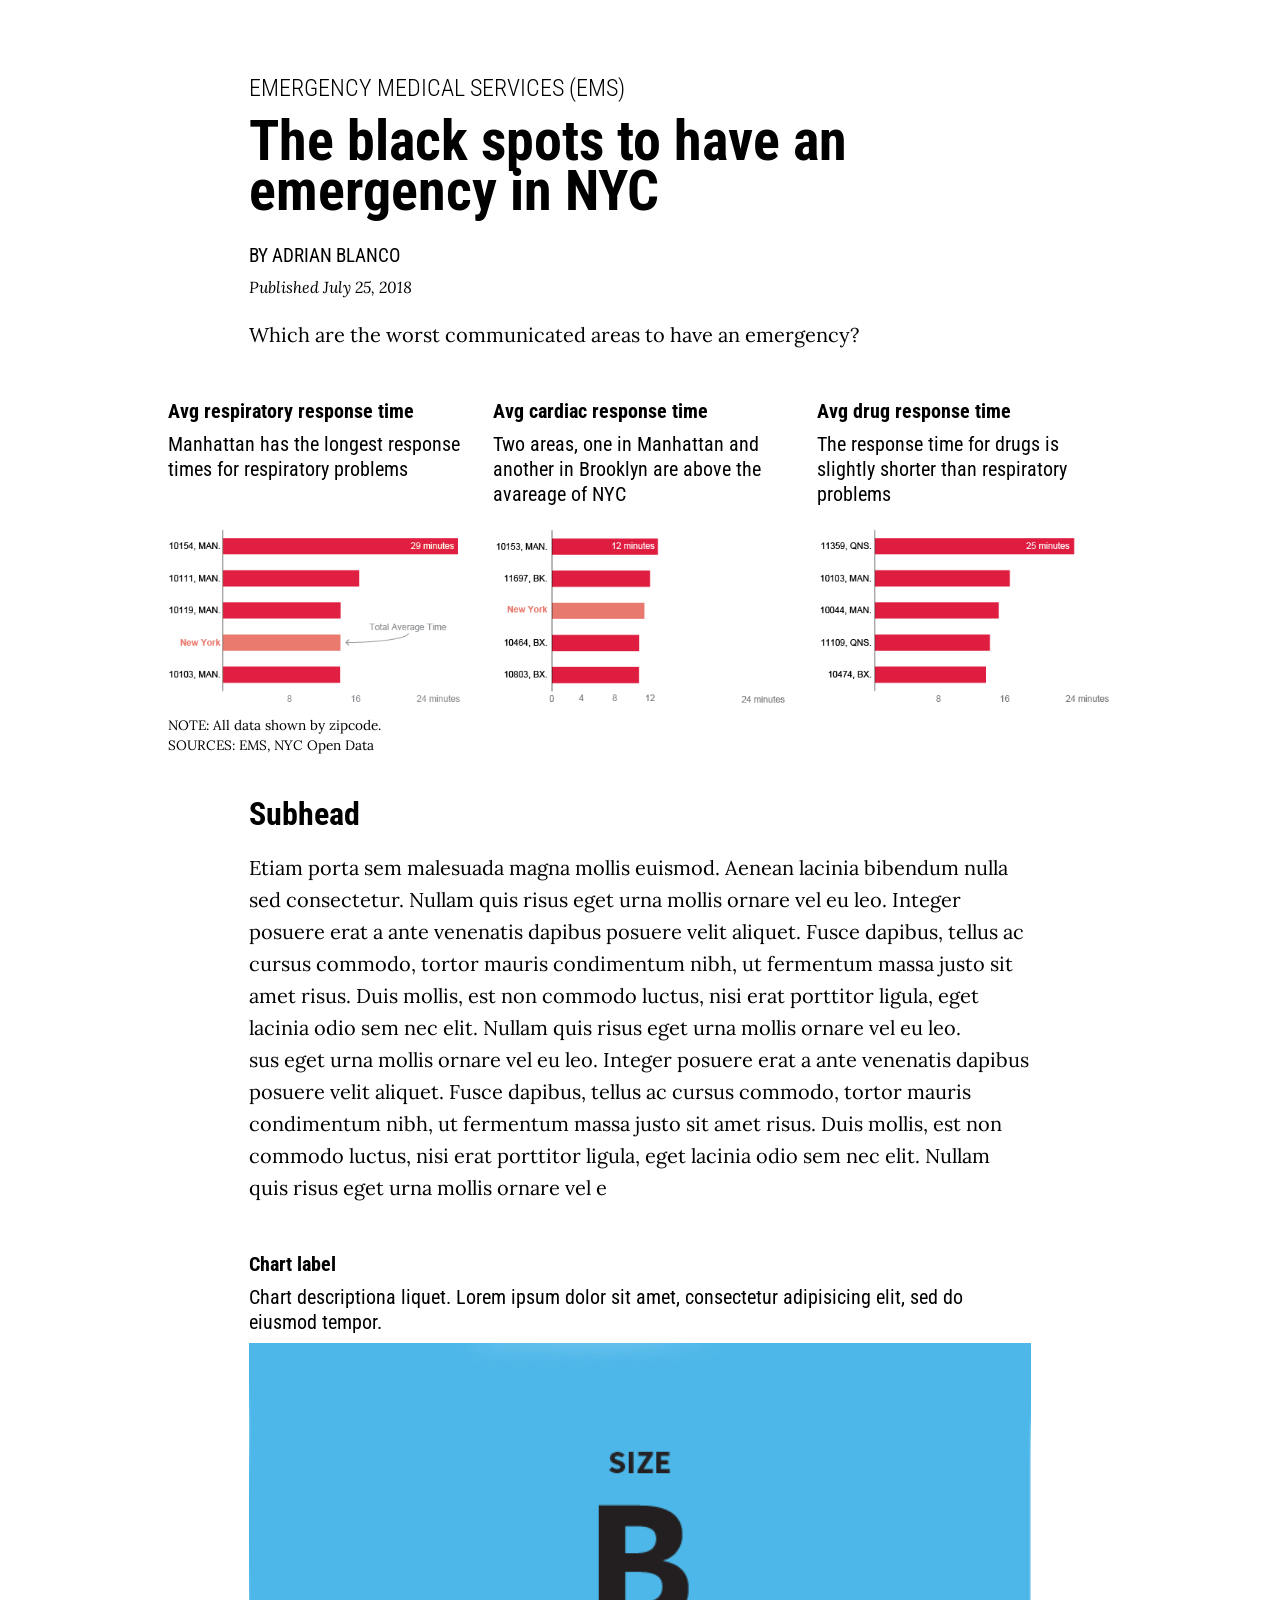
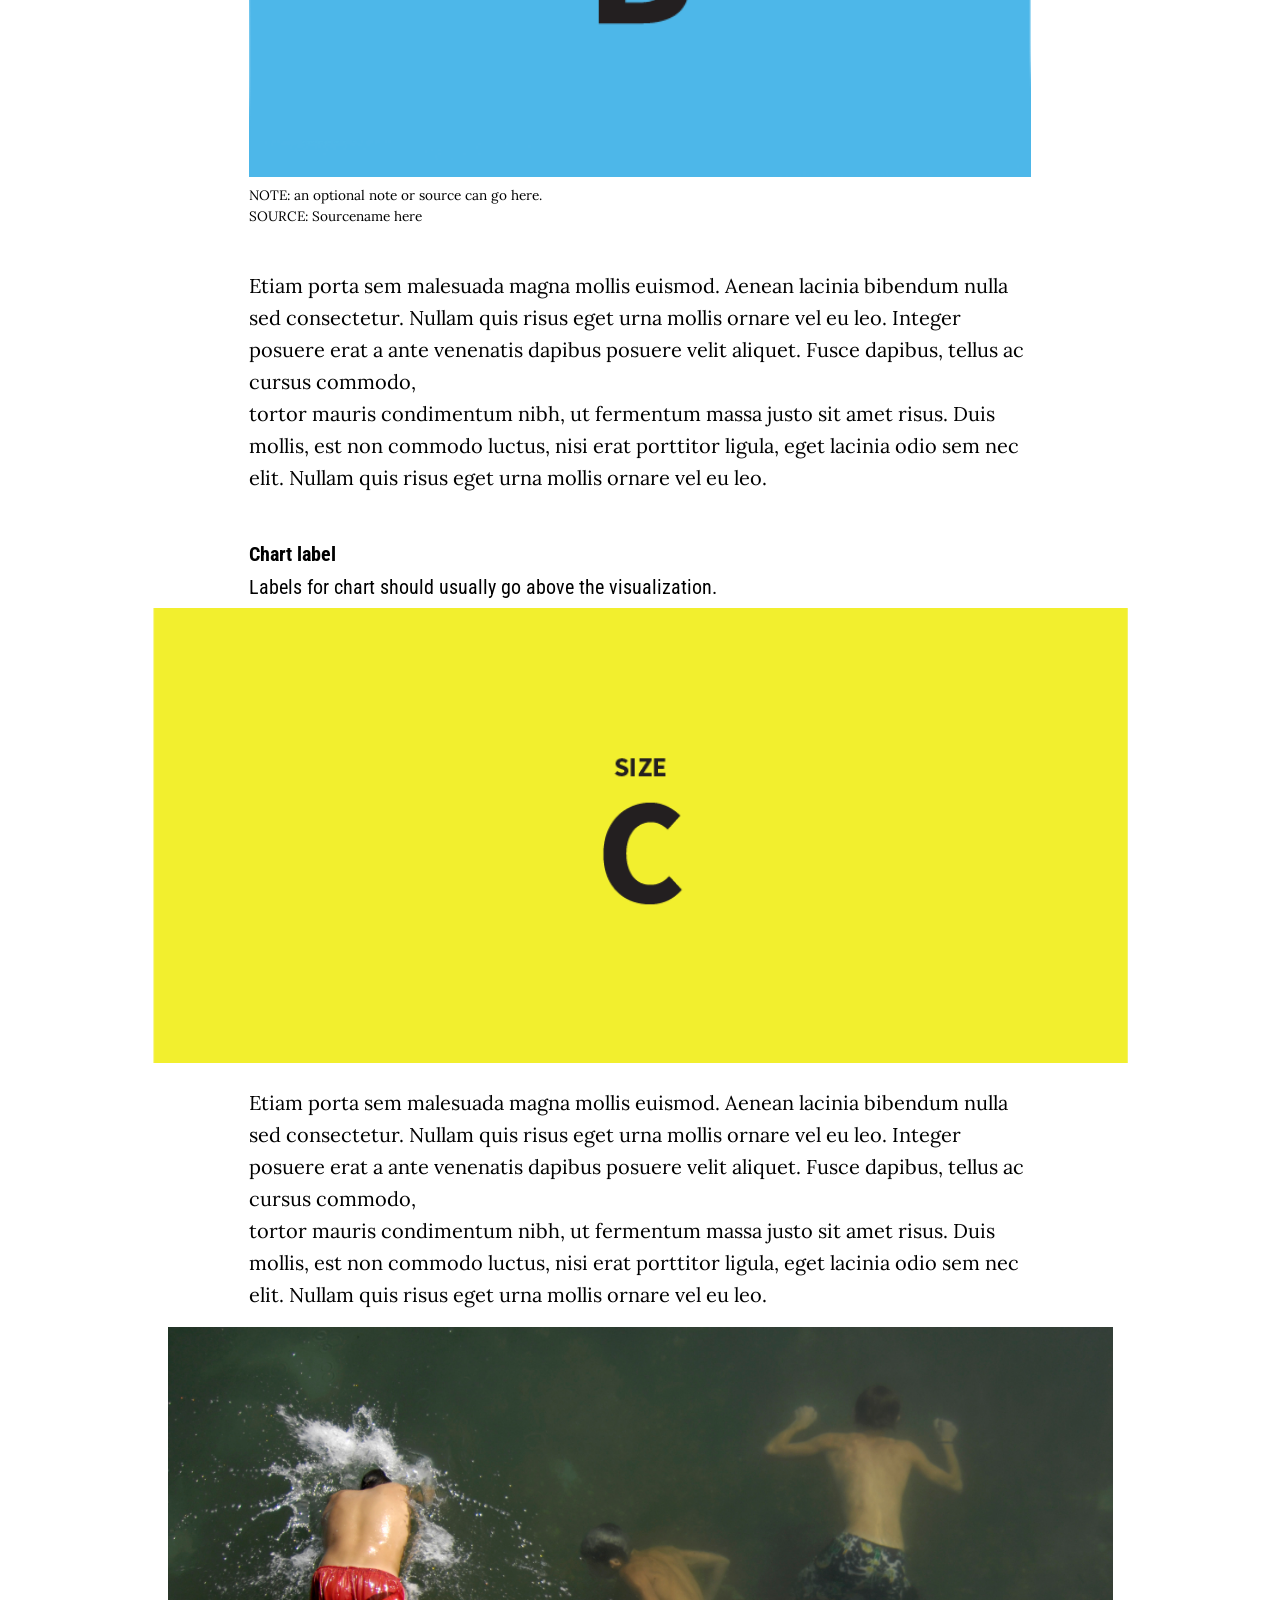
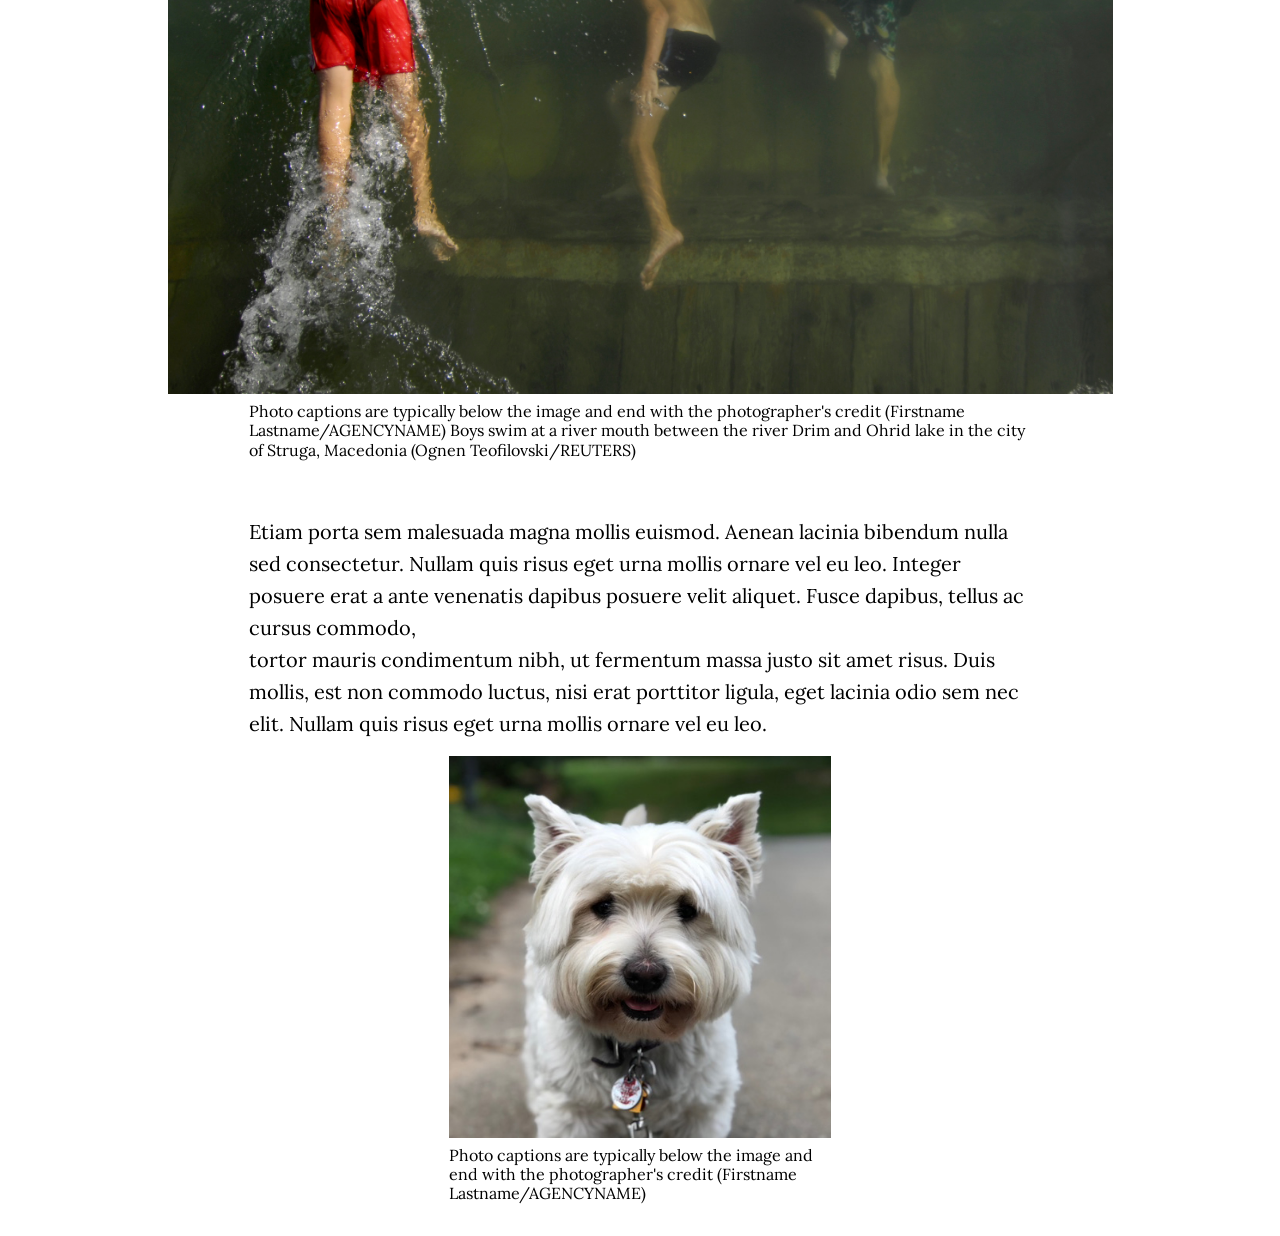
<file: index.html>
<!doctype html>
<html lang="en">
  <head>
    <!-- Required meta tags -->
    <meta charset="utf-8">
    <meta name="viewport" content="width=device-width, initial-scale=1, shrink-to-fit=no">
    <!-- Bootstrap CSS -->
    <link rel="stylesheet" href="https://stackpath.bootstrapcdn.com/bootstrap/4.1.1/css/bootstrap.min.css" integrity="sha384-WskhaSGFgHYWDcbwN70/dfYBj47jz9qbsMId/iRN3ewGhXQFZCSftd1LZCfmhktB" crossorigin="anonymous">

    <!-- Your CSS files -->
    <link rel="stylesheet" href="style/app.css">

    <!-- google fonts: Roboto Condensed(super-font) and Lora(sub-font) -->
    <link href="https://fonts.googleapis.com/css?family=Roboto+Condensed:300,400,700" rel="stylesheet">
    <link href="https://fonts.googleapis.com/css?family=Lora:400,400i,700" rel="stylesheet">



    <title>Lede page</title>
  </head>

  <body class="light-theme">
    <div class="container"><!-- start of the main container-->
        <div class="row justify-content-center"><!-- headline and intro -->
            <div class="col-lg-10 ">
                <p class="kicker super-font">Emergency Medical Services (EMS) </p>
                <h1 class="headline super-font">The black spots to have an emergency in NYC</h1>
                <p class="credit super-font">BY Adrian Blanco</p>
                <p class="date sub-font">Published July 25, 2018</p>
                <p class="body-text sub-font">
                Which are the worst communicated areas to have an emergency?
                </p>
            </div>
        </div>




<!-- start of three charts side by side -->
        <div class="row justify-content-center"> <!-- labels/deszcriptions and three charts for mobile -->
            <div class="col-md-4 "><!-- left -->
                <p class="label super-font">Avg respiratory response time</p>
                <p class="label-text super-font">Manhattan has the longest response times for respiratory problems</p>
                <img class="image d-md-none" src="style/images/resp-01.png" alt="image description">

            </div>
            <div class="col-md-4 "><!-- center -->
                <p class="label super-font">Avg cardiac response time</p>
                <p class="label-text super-font">Two areas, one in Manhattan and another in Brooklyn are above the avareage of NYC</p>
                <img class="image d-md-none" src="style/images/card-01.png" alt="image description">
            </div>
            <div class="col-md-4 "><!-- right -->
                <p class="label super-font">Avg drug response time</p>
                <p class="label-text super-font">The response time for drugs is slightly shorter than respiratory problems</p>
                <img class="image  d-md-none" src="style/images/drug-01.png" alt="image description">
            </div>

        </div>
        <!-- these are the image files repeated fror desktop sizes -->
        <div class="d-none d-md-block">
            <div class="row justify-content-center ">
                <div class="col-md-4 "><!-- left -->
                    <img class="image" src="style/images/resp-01.png" alt="image description">
                </div>
                <div class="col-md-4 "><!-- center -->
                    <img class="image" src="style/images/card-01.png" alt="image description">
                </div>
                <div class="col-md-4 "><!-- right -->
                    <img class="image" src="style/images/drug-01.png" alt="image description">
                </div>
            </div>
        </div>
<!-- this note is optional -->
        <div class="row justify-content-center ">
            <div class="col">
                <p class="note sub-font">NOTE: All data shown by zipcode. <br>
                SOURCES: EMS, NYC Open Data
                </p>
            </div>
        </div>
<!-- end of three charts side by side -->


        <div class="row justify-content-center"><!-- headline and intro -->
            <div class="col-lg-10 ">
                <p class="subhead super-font">Subhead</p>
                <p class="body-text sub-font">
                Etiam porta sem malesuada magna mollis euismod. Aenean lacinia bibendum nulla sed consectetur. Nullam quis risus eget urna mollis ornare vel eu leo. Integer posuere erat a ante venenatis dapibus posuere velit aliquet. Fusce dapibus, tellus ac cursus commodo, tortor mauris condimentum nibh, ut fermentum massa justo sit amet risus. Duis mollis, est non commodo luctus, nisi erat porttitor ligula, eget lacinia odio sem nec elit. Nullam quis risus eget urna mollis ornare vel eu leo. <br>
                sus eget urna mollis ornare vel eu leo. Integer posuere erat a ante venenatis dapibus posuere velit aliquet. Fusce dapibus, tellus ac cursus commodo, tortor mauris condimentum nibh, ut fermentum massa justo sit amet risus. Duis mollis, est non commodo luctus, nisi erat porttitor ligula, eget lacinia odio sem nec elit. Nullam quis risus eget urna mollis ornare vel e
                </p>
            </div>
        </div>

<!-- start of one size B image -->
        <div class="row justify-content-center"> <!-- labels/deszcriptions and three charts for mobile -->
            <div class="col-md-10"><!-- left -->
                <p class="label super-font">Chart label</p>
                <p class="label-text super-font">Chart descriptiona liquet. Lorem ipsum dolor sit amet, consectetur adipisicing elit, sed do eiusmod tempor. </p>
                <img class="image" src="style/images/template_size_B.png" alt="image description">
                <p class="note sub-font">NOTE: an optional note or source can go here. <br>
                SOURCE: Sourcename here
                </p>
            </div>
        </div>
<!-- end of one size B image -->


        <div class="row justify-content-center"><!-- headline and intro -->
            <div class="col-lg-10 ">
                <p class="body-text sub-font">
                Etiam porta sem malesuada magna mollis euismod. Aenean lacinia bibendum nulla sed consectetur. Nullam quis risus eget urna mollis ornare vel eu leo. Integer posuere erat a ante venenatis dapibus posuere velit aliquet. Fusce dapibus, tellus ac cursus commodo,<br>
                tortor mauris condimentum nibh, ut fermentum massa justo sit amet risus. Duis mollis, est non commodo luctus, nisi erat porttitor ligula, eget lacinia odio sem nec elit. Nullam quis risus eget urna mollis ornare vel eu leo.
                </p>
            </div>
        </div>





<!-- start of one size C image -->


        <div class="row justify-content-center">
            <div class="col-md-10">
                <p class="label super-font">Chart label</p>
                <p class="label-text super-font">Labels for chart should usually go above the visualization.</p>
            </div>
            <img class="image" src="style/images/template_size_C.png" alt="image description">
        </div>

        <div class="row justify-content-center"><!-- headline and intro -->
            <div class="col-lg-10 ">
                <p class="body-text sub-font">
                Etiam porta sem malesuada magna mollis euismod. Aenean lacinia bibendum nulla sed consectetur. Nullam quis risus eget urna mollis ornare vel eu leo. Integer posuere erat a ante venenatis dapibus posuere velit aliquet. Fusce dapibus, tellus ac cursus commodo,<br>
                tortor mauris condimentum nibh, ut fermentum massa justo sit amet risus. Duis mollis, est non commodo luctus, nisi erat porttitor ligula, eget lacinia odio sem nec elit. Nullam quis risus eget urna mollis ornare vel eu leo.
                </p>
            </div>
        </div>








        <div class="row justify-content-center">
            <div class="col-12">
                <img class="image" src="style/images/swimming.jpg" alt="image description">
            </div>
            <div class="col-md-10">
                <p class="caption sub-font">Photo captions are typically below the image and end with the photographer's credit (Firstname Lastname/AGENCYNAME) Boys swim at a river mouth between the river Drim and Ohrid lake in the city of Struga, Macedonia (Ognen Teofilovski/REUTERS)</p>
            </div>
        </div>

        <div class="row justify-content-center"><!-- headline and intro -->
        <div class="col-lg-10 ">
            <p class="body-text sub-font">
            Etiam porta sem malesuada magna mollis euismod. Aenean lacinia bibendum nulla sed consectetur. Nullam quis risus eget urna mollis ornare vel eu leo. Integer posuere erat a ante venenatis dapibus posuere velit aliquet. Fusce dapibus, tellus ac cursus commodo,<br>
            tortor mauris condimentum nibh, ut fermentum massa justo sit amet risus. Duis mollis, est non commodo luctus, nisi erat porttitor ligula, eget lacinia odio sem nec elit. Nullam quis risus eget urna mollis ornare vel eu leo.
            </p>
        </div>
        <div class="row justify-content-center no-gutters">
            <div class="col-md-5">
                <img class="image" src="style/images/pic_Size_A.jpeg" alt="image description">
                <p class="caption sub-font">Photo captions are typically below the image and end with the photographer's credit (Firstname Lastname/AGENCYNAME)</p>
            </div>
        </div>









      </div><!-- end of the main container-->





    <!-- Optional JavaScript -->
    <!-- jQuery first, then Popper.js, then Bootstrap JS -->
    <script src="https://code.jquery.com/jquery-3.3.1.slim.min.js" integrity="sha384-q8i/X+965DzO0rT7abK41JStQIAqVgRVzpbzo5smXKp4YfRvH+8abtTE1Pi6jizo" crossorigin="anonymous"></script>
    <script src="https://cdnjs.cloudflare.com/ajax/libs/popper.js/1.14.3/umd/popper.min.js" integrity="sha384-ZMP7rVo3mIykV+2+9J3UJ46jBk0WLaUAdn689aCwoqbBJiSnjAK/l8WvCWPIPm49" crossorigin="anonymous"></script>
    <script src="https://stackpath.bootstrapcdn.com/bootstrap/4.1.1/js/bootstrap.min.js" integrity="sha384-smHYKdLADwkXOn1EmN1qk/HfnUcbVRZyYmZ4qpPea6sjB/pTJ0euyQp0Mk8ck+5T" crossorigin="anonymous"></script>
  </body>
</html>
</file>
<file: style/app.css>
body {
    padding-top:60px;
    margin: auto;
}


/* choose a light or dark theme to add to the body tag. */
.dark-theme {
    background-color: #181414;
    color: #fcfbfb;   
}
.light-theme {
    background-color: white;
    color: black;    
}

.container {
        max-width: 975px;
}

/* ******** */

.image {
    width: 100%;
}



/*
super-font
.headline
.kicker
.subhead
.label
.label-text
.credit

sub-font
.date
.body-text
.note
*/



.super-font {
    font-family: 'Roboto Condensed', sans-serif;
}
.sub-font {
    font-family: 'Lora', serif;
}



.headline {
    font-size: 3.5rem;
    line-height: 0.9;
    margin-bottom: 0.25rem;
    margin-top: 1rem;
    font-weight: 700;
}

.body-text {
    font-size: 1.25rem;
    line-height: 1.6;
    margin-top: 1.5rem;

}

.kicker {
    font-size: 1.5rem;
    line-height: 1;
    margin-bottom: 0.5rem;
    margin-top: 1rem;
    font-weight: 300;
    text-transform: uppercase;
}

.credit  {
    font-size: 1.2rem;
    line-height: 0.75;
    margin-top: 2rem;
    font-weight: 400;
    text-transform: uppercase;
}

.date {
    font-size: 1rem;
    line-height: 1;
    margin-top: 0.25;
    font-weight: 400;
    font-style: italic;
}

.subhead {
    font-size: 2rem;
    line-height: 0.9;
    margin-bottom: 0.5rem;
    margin-top: 1.5rem;
    font-weight: 700;
}

.label {
    font-size: 1.25rem;
    line-height: 1.25;
    margin-top: 2rem;
    margin-bottom: 0.5rem;
    font-weight: 700;
}

.label-text {
    font-size: 1.25rem;
    line-height: 1.25;
    margin-bottom: 0.5rem;
    font-weight: 400;
}

.note {
    font-size: 0.85rem;
    line-height: 1.5;
    margin-top: 0.5rem;
    margin-bottom: 1.25rem;
    font-weight: 400;
}
.caption  {
    font-size: 1rem;
    line-height: 1.2;
    margin-top: 0.5rem;
    margin-bottom: 2rem;
    font-weight: 400;
}
</file>
